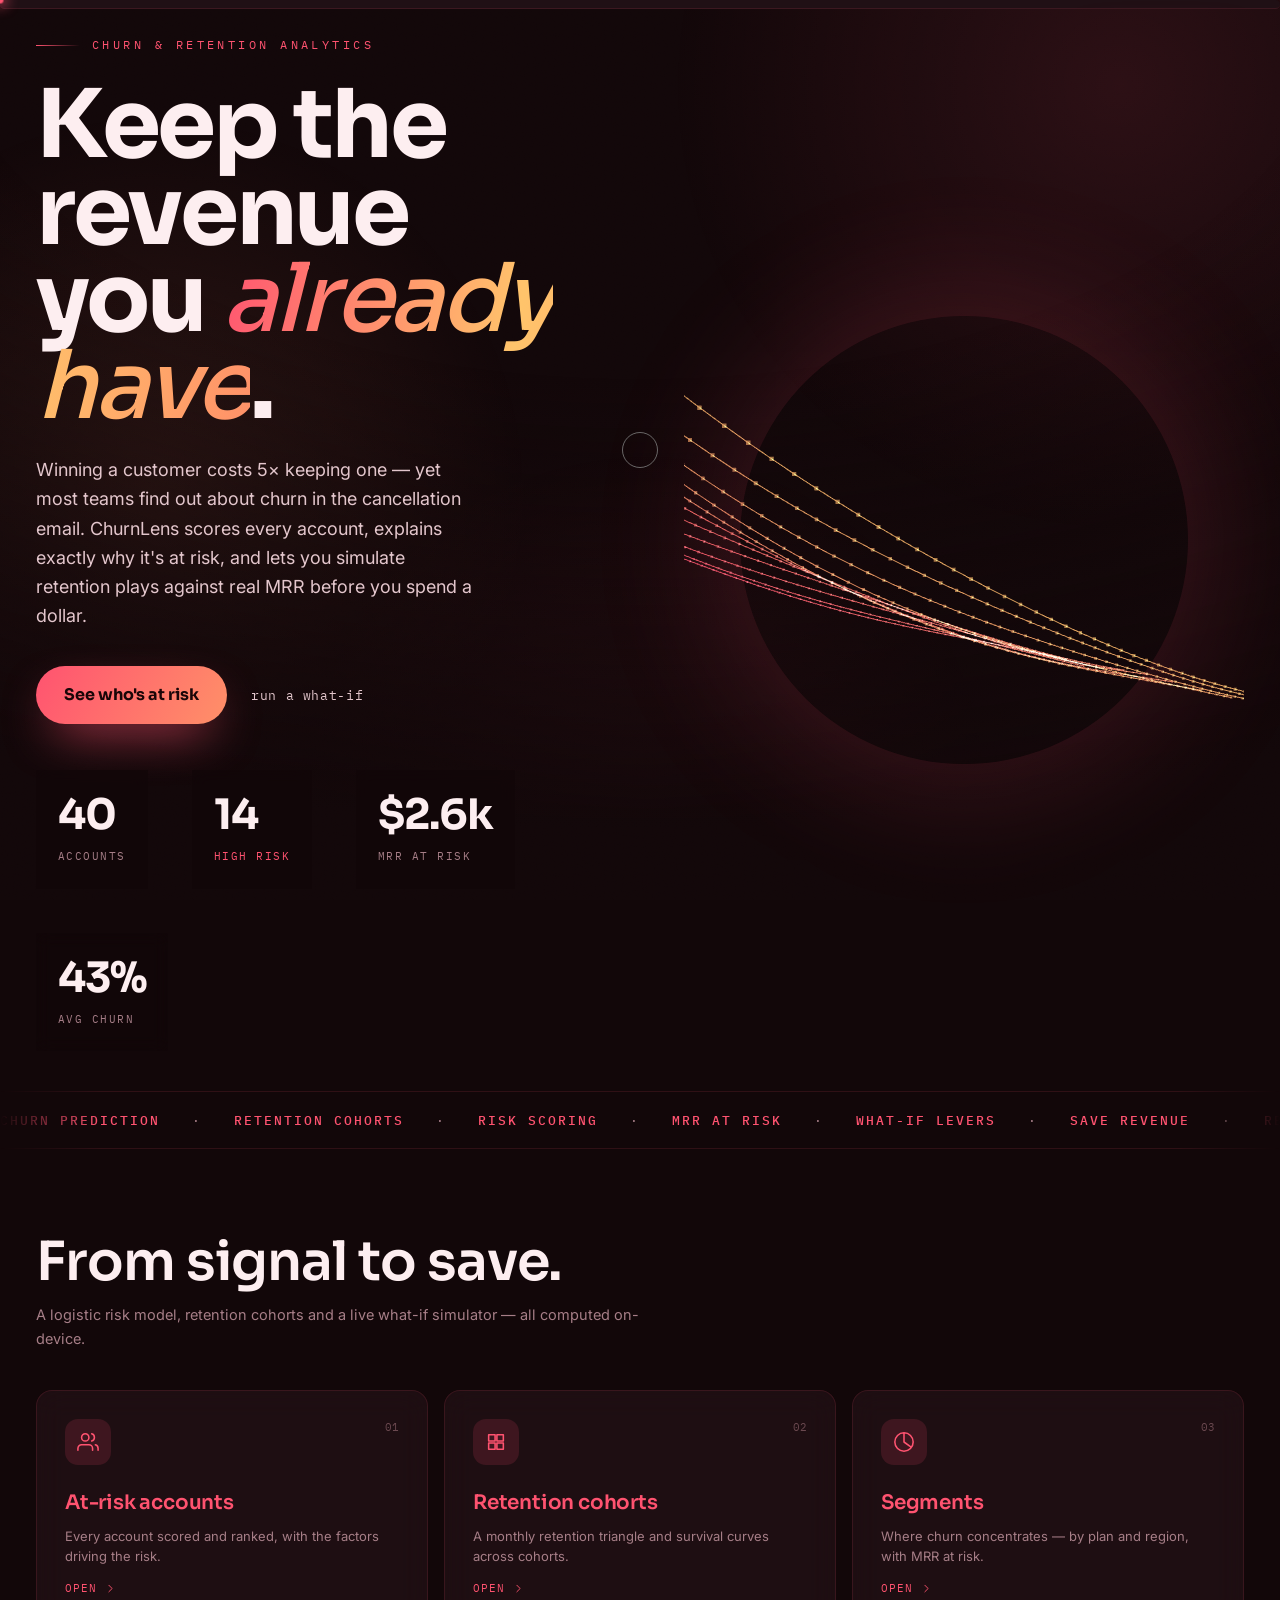
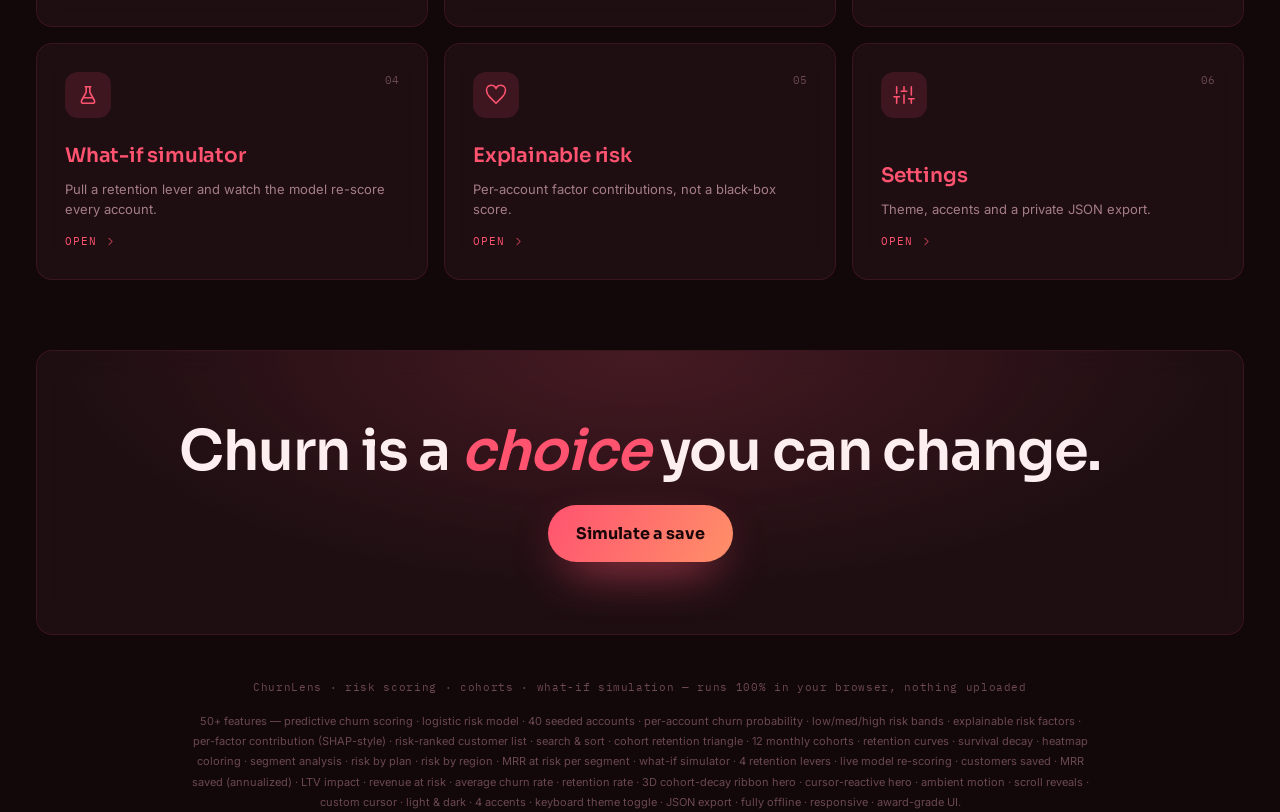
<file: index.html>
<!doctype html><html lang="en" data-theme="dark"><head><meta charset="utf-8"><meta name="viewport" content="width=device-width,initial-scale=1,viewport-fit=cover"><title>ChurnLens — keep the revenue you have</title><meta name="description" content="Predictive churn & retention analytics: score every account, explain the risk, map retention cohorts, and simulate what-if retention levers against real revenue.">
<link rel="stylesheet" href="core.css"><link rel="stylesheet" href="app.css"></head><body><div id="topbar"></div>
<main class="home">
  <section class="hero2"><div class="hero2-in">
    <div class="hero2-copy reveal"><div class="kicker">Churn & retention analytics</div><h1>Keep the revenue<br>you <em>already have</em>.</h1><p>Winning a customer costs 5× keeping one — yet most teams find out about churn in the cancellation email. ChurnLens scores every account, explains exactly why it's at risk, and lets you simulate retention plays against real MRR before you spend a dollar.</p><div class="cta-row"><a class="btn-xl" href="customers.html" data-mag>See who's at risk</a><a class="btn-ghost" href="simulator.html">run a what-if</a></div><div class="metastrip" id="meta"></div></div>
    <div class="hero2-visual reveal"><canvas id="hero3d"></canvas></div>
  </div></section>
  <div class="marquee2"><div class="marq-track" id="marq"></div></div>
  <section class="feat2"><div class="feat2-head reveal"><h2>From signal to save.</h2><p>A logistic risk model, retention cohorts and a live what-if simulator — all computed on-device.</p></div><div class="feat2-grid" id="fgrid"></div></section>
  <section class="cta2"><div class="cta2-in reveal"><h2>Churn is a <em>choice</em> you can change.</h2><a class="btn-xl" href="simulator.html" data-mag>Simulate a save</a></div></section>
  <div class="foot">ChurnLens · risk scoring · cohorts · what-if simulation — runs 100% in your browser, nothing uploaded</div>
  <div class="feat" id="featlist"></div>
</main><script src="three.min.js"></script><script src="app.js"></script><script src="core.js"></script></body></html>
</file>
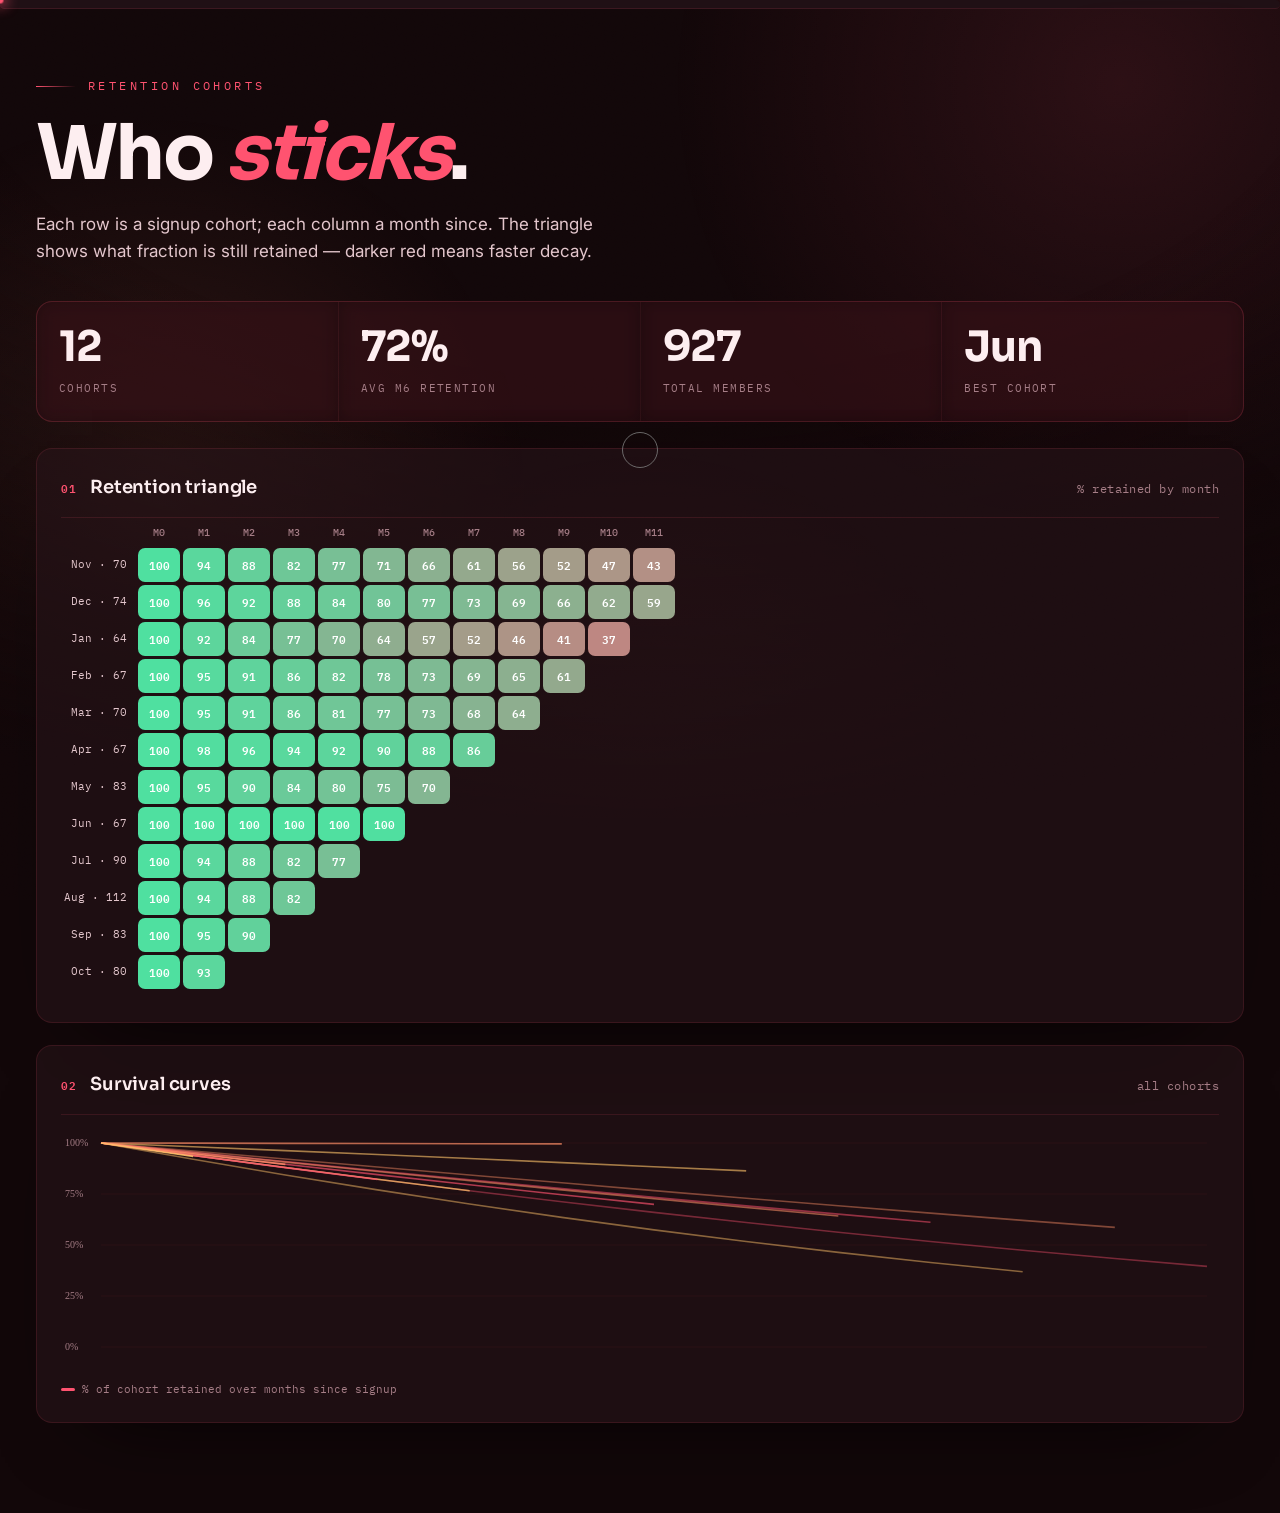
<file: cohorts.html>
<!doctype html><html lang="en" data-theme="dark"><head><meta charset="utf-8"><meta name="viewport" content="width=device-width,initial-scale=1,viewport-fit=cover"><title>Cohorts — ChurnLens</title><meta name="description" content="Monthly retention triangle and survival curves across signup cohorts.">
<link rel="stylesheet" href="core.css"><link rel="stylesheet" href="app.css"></head><body><div id="topbar"></div>
<main class="shell page">
  <header class="phead"><div class="eyebrow">Retention cohorts</div><h1>Who <em>sticks</em>.</h1><p class="lede">Each row is a signup cohort; each column a month since. The triangle shows what fraction is still retained — darker red means faster decay.</p></header>
  <div class="bigstats" id="cstats"></div>
  <div class="card reveal" style="padding:24px;margin-bottom:22px"><div class="ch" style="padding:0 0 15px"><h2>Retention triangle</h2><span class="k">% retained by month</span></div>
    <div class="triwrap"><table class="tri" id="tri"></table></div></div>
  <div class="card reveal" style="padding:24px"><div class="ch" style="padding:0 0 15px"><h2>Survival curves</h2><span class="k">all cohorts</span></div>
    <div class="chartwrap" style="margin-top:14px"><canvas class="chart" id="curveChart"></canvas></div>
    <div class="legend"><span><i style="background:var(--acc)"></i>% of cohort retained over months since signup</span></div></div>
</main><script src="three.min.js"></script><script src="app.js"></script><script src="core.js"></script></body></html>
</file>
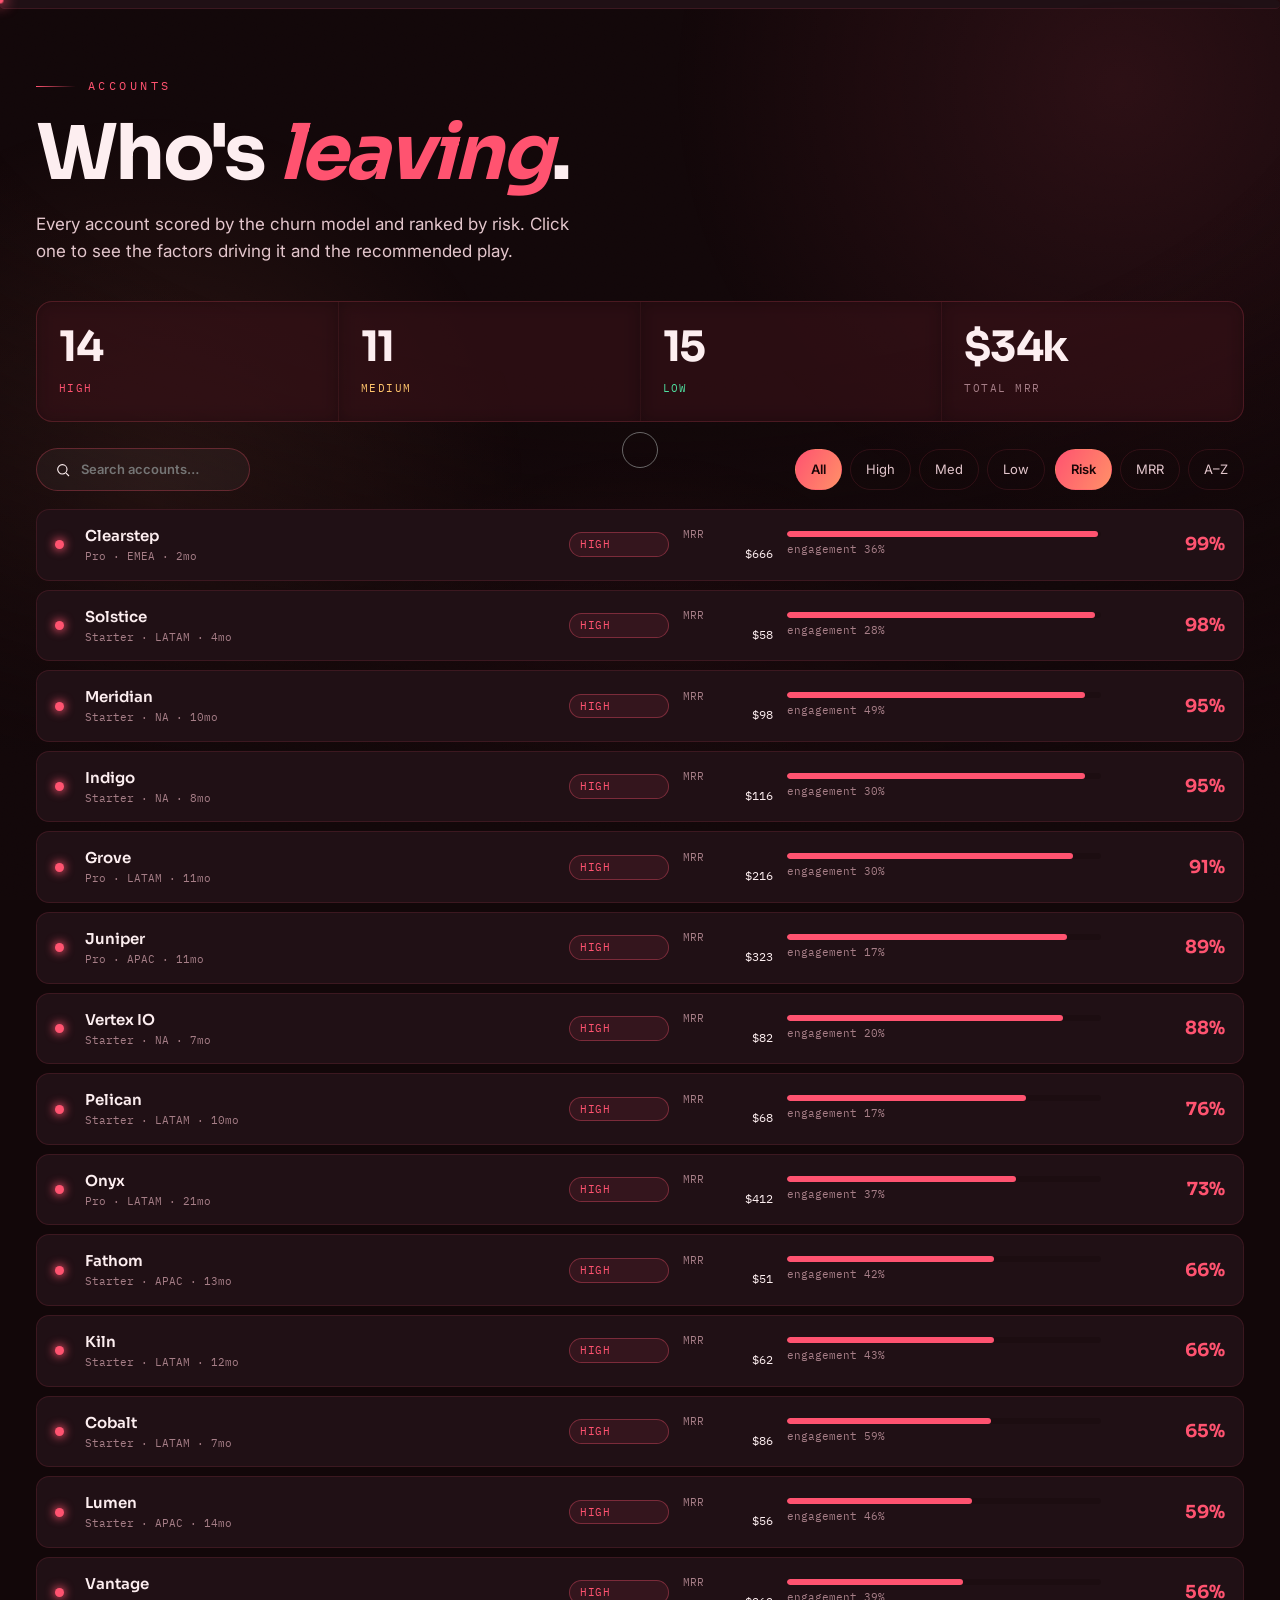
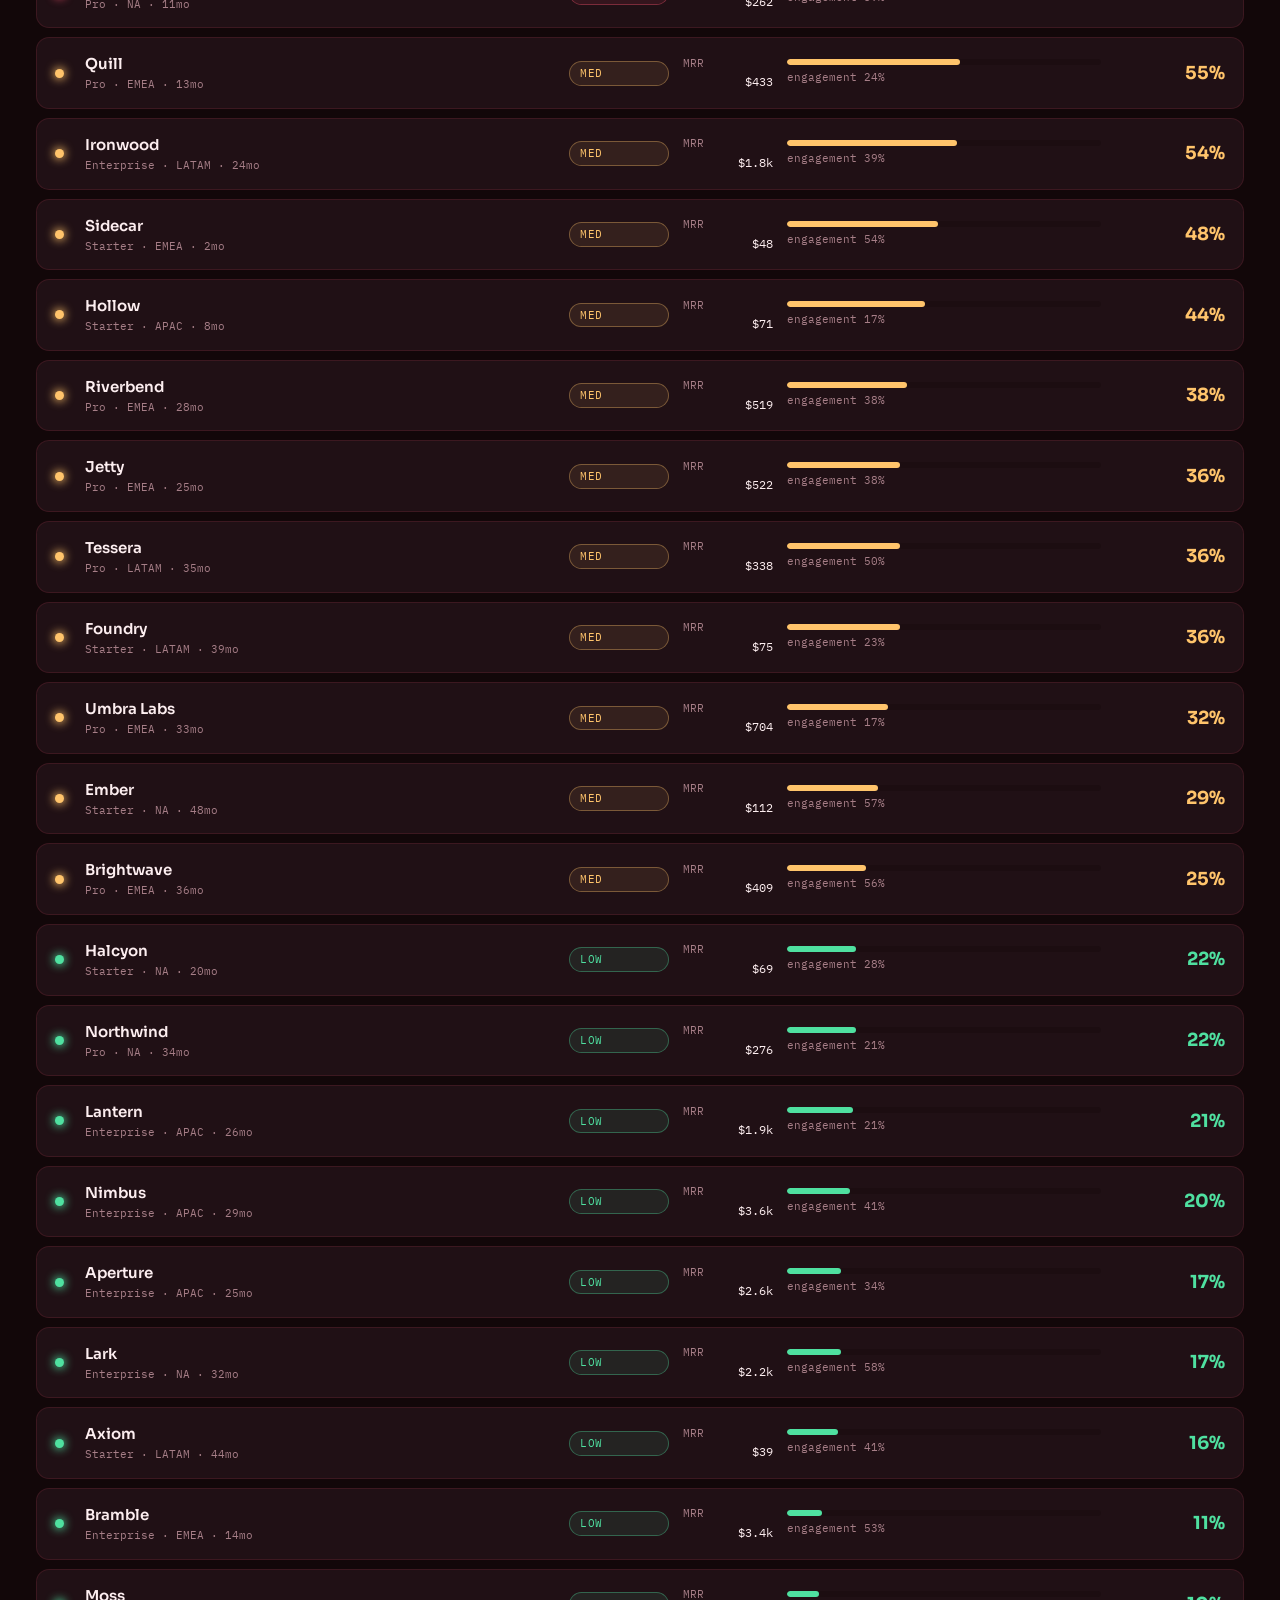
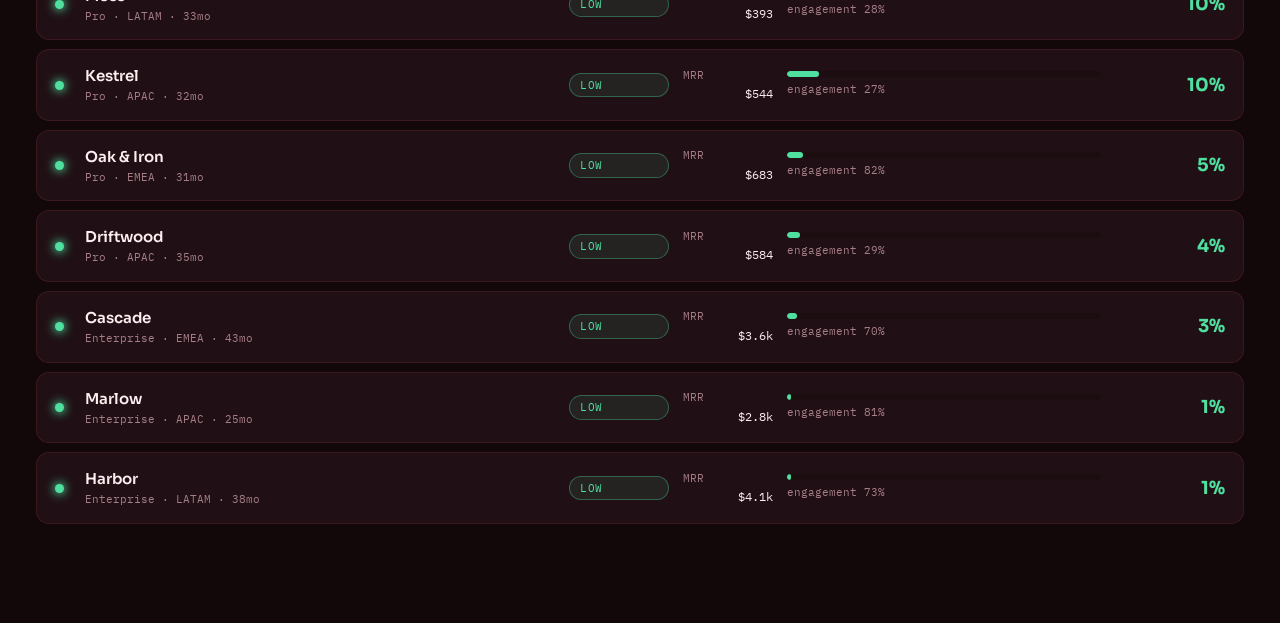
<file: customers.html>
<!doctype html><html lang="en" data-theme="dark"><head><meta charset="utf-8"><meta name="viewport" content="width=device-width,initial-scale=1,viewport-fit=cover"><title>Customers — ChurnLens</title><meta name="description" content="Every account scored and ranked by churn risk, with explainable risk factors.">
<link rel="stylesheet" href="core.css"><link rel="stylesheet" href="app.css"></head><body><div id="topbar"></div>
<main class="shell page">
  <header class="phead"><div class="eyebrow">Accounts</div><h1>Who's <em>leaving</em>.</h1><p class="lede">Every account scored by the churn model and ranked by risk. Click one to see the factors driving it and the recommended play.</p></header>
  <div class="bigstats" id="summary"></div>
  <div class="row" style="justify-content:space-between;margin-bottom:18px;gap:12px">
    <label class="pill" style="gap:10px;cursor:text"><svg class="ic" width="16" height="16" viewBox="0 0 24 24" fill="none" stroke="currentColor" stroke-width="1.7"><circle cx="11" cy="11" r="7"/><path d="M21 21l-4.3-4.3"/></svg><input id="q" placeholder="Search accounts…" style="background:none;border:none;outline:none;color:var(--ink);width:150px"></label>
    <div class="row" style="gap:10px"><div class="seg" id="rseg"><button class="on" data-r="all">All</button><button data-r="high">High</button><button data-r="med">Med</button><button data-r="low">Low</button></div><div class="seg" id="sortseg"><button class="on" data-s="risk">Risk</button><button data-s="mrr">MRR</button><button data-s="name">A–Z</button></div></div>
  </div>
  <div class="clist" id="clist"></div>
</main>
<div class="scrim" id="drawer"><div class="modal drawer-s">
  <h3 id="dname">Account<button class="close" id="dclose"><svg width="18" height="18" viewBox="0 0 24 24" fill="none" stroke="currentColor" stroke-width="2"><path d="M6 6l12 12M18 6L6 18"/></svg></button></h3>
  <div class="cp" id="dmeta" style="font-family:var(--mono);font-size:12px;color:var(--mut);margin-bottom:16px"></div>
  <div id="drisk" style="margin-bottom:20px"></div>
  <div class="eyebrow" style="margin-bottom:10px">Risk factors</div><div id="dfactors"></div>
  <div class="verdict" style="margin-top:18px;background:var(--panel2);border:1px solid var(--hair);border-radius:12px;padding:14px 16px;font-size:13.5px;color:var(--ink2)" id="drec"></div>
</div></div>
<script src="three.min.js"></script><script src="app.js"></script><script src="core.js"></script></body></html>
</file>
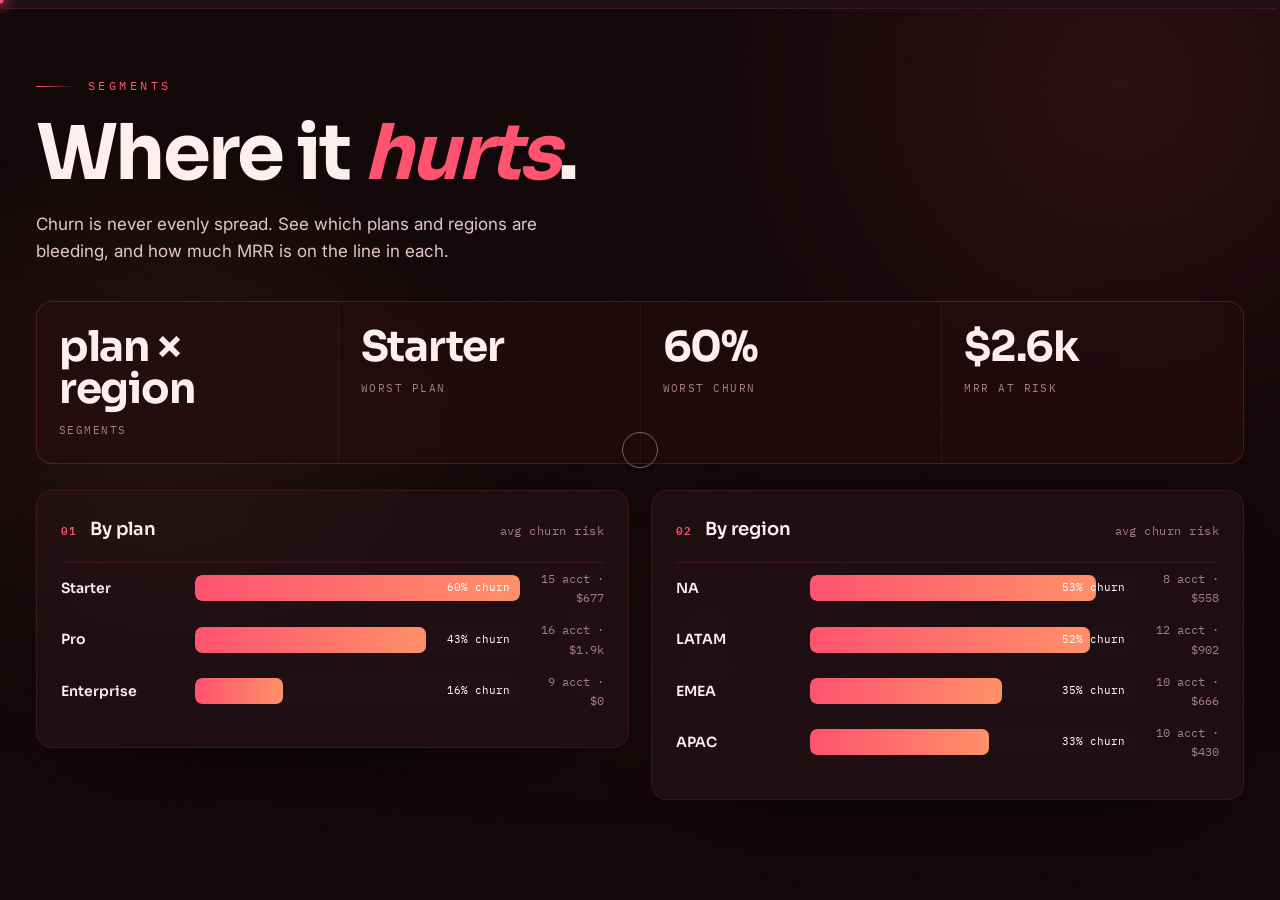
<file: segments.html>
<!doctype html><html lang="en" data-theme="dark"><head><meta charset="utf-8"><meta name="viewport" content="width=device-width,initial-scale=1,viewport-fit=cover"><title>Segments — ChurnLens</title><meta name="description" content="Where churn concentrates — by plan and region, with MRR at risk.">
<link rel="stylesheet" href="core.css"><link rel="stylesheet" href="app.css"></head><body><div id="topbar"></div>
<main class="shell page">
  <header class="phead"><div class="eyebrow">Segments</div><h1>Where it <em>hurts</em>.</h1><p class="lede">Churn is never evenly spread. See which plans and regions are bleeding, and how much MRR is on the line in each.</p></header>
  <div class="bigstats" id="sstats"></div>
  <div class="grid2 even">
    <div class="card reveal" style="padding:24px"><div class="ch" style="padding:0 0 18px"><h2>By plan</h2><span class="k">avg churn risk</span></div><div id="byplan" style="margin-top:6px"></div></div>
    <div class="card reveal" style="padding:24px"><div class="ch" style="padding:0 0 18px"><h2>By region</h2><span class="k">avg churn risk</span></div><div id="byregion" style="margin-top:6px"></div></div>
  </div>
</main><script src="three.min.js"></script><script src="app.js"></script><script src="core.js"></script></body></html>
</file>
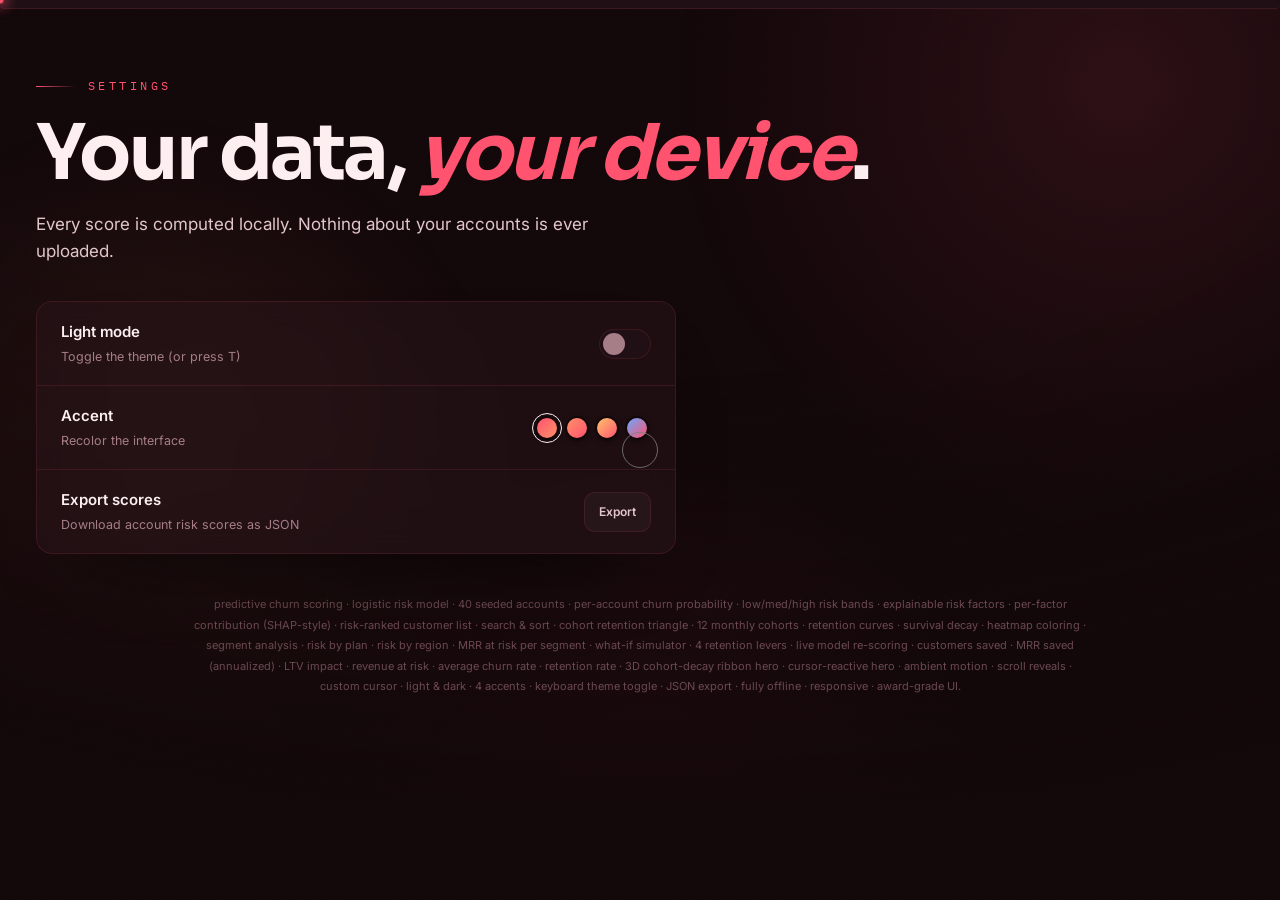
<file: settings.html>
<!doctype html><html lang="en" data-theme="dark"><head><meta charset="utf-8"><meta name="viewport" content="width=device-width,initial-scale=1,viewport-fit=cover"><title>Settings — ChurnLens</title><meta name="description" content="Theme, accents and export.">
<link rel="stylesheet" href="core.css"><link rel="stylesheet" href="app.css"></head><body><div id="topbar"></div>
<main class="shell page">
  <header class="phead"><div class="eyebrow">Settings</div><h1>Your data, <em>your device</em>.</h1><p class="lede">Every score is computed locally. Nothing about your accounts is ever uploaded.</p></header>
  <div class="card reveal" style="max-width:640px">
    <div class="setrow"><div><div class="si">Light mode</div><div class="sd">Toggle the theme (or press T)</div></div><div class="toggle" id="themeToggle"></div></div>
    <div class="setrow"><div><div class="si">Accent</div><div class="sd">Recolor the interface</div></div><div class="accents" id="accents2"></div></div>
    <div class="setrow"><div><div class="si">Export scores</div><div class="sd">Download account risk scores as JSON</div></div><button class="ghost" id="exp">Export</button></div>
  </div>
  <div class="feat" id="featlist" style="margin-top:40px"></div>
</main><script src="three.min.js"></script><script src="app.js"></script><script src="core.js"></script></body></html>
</file>
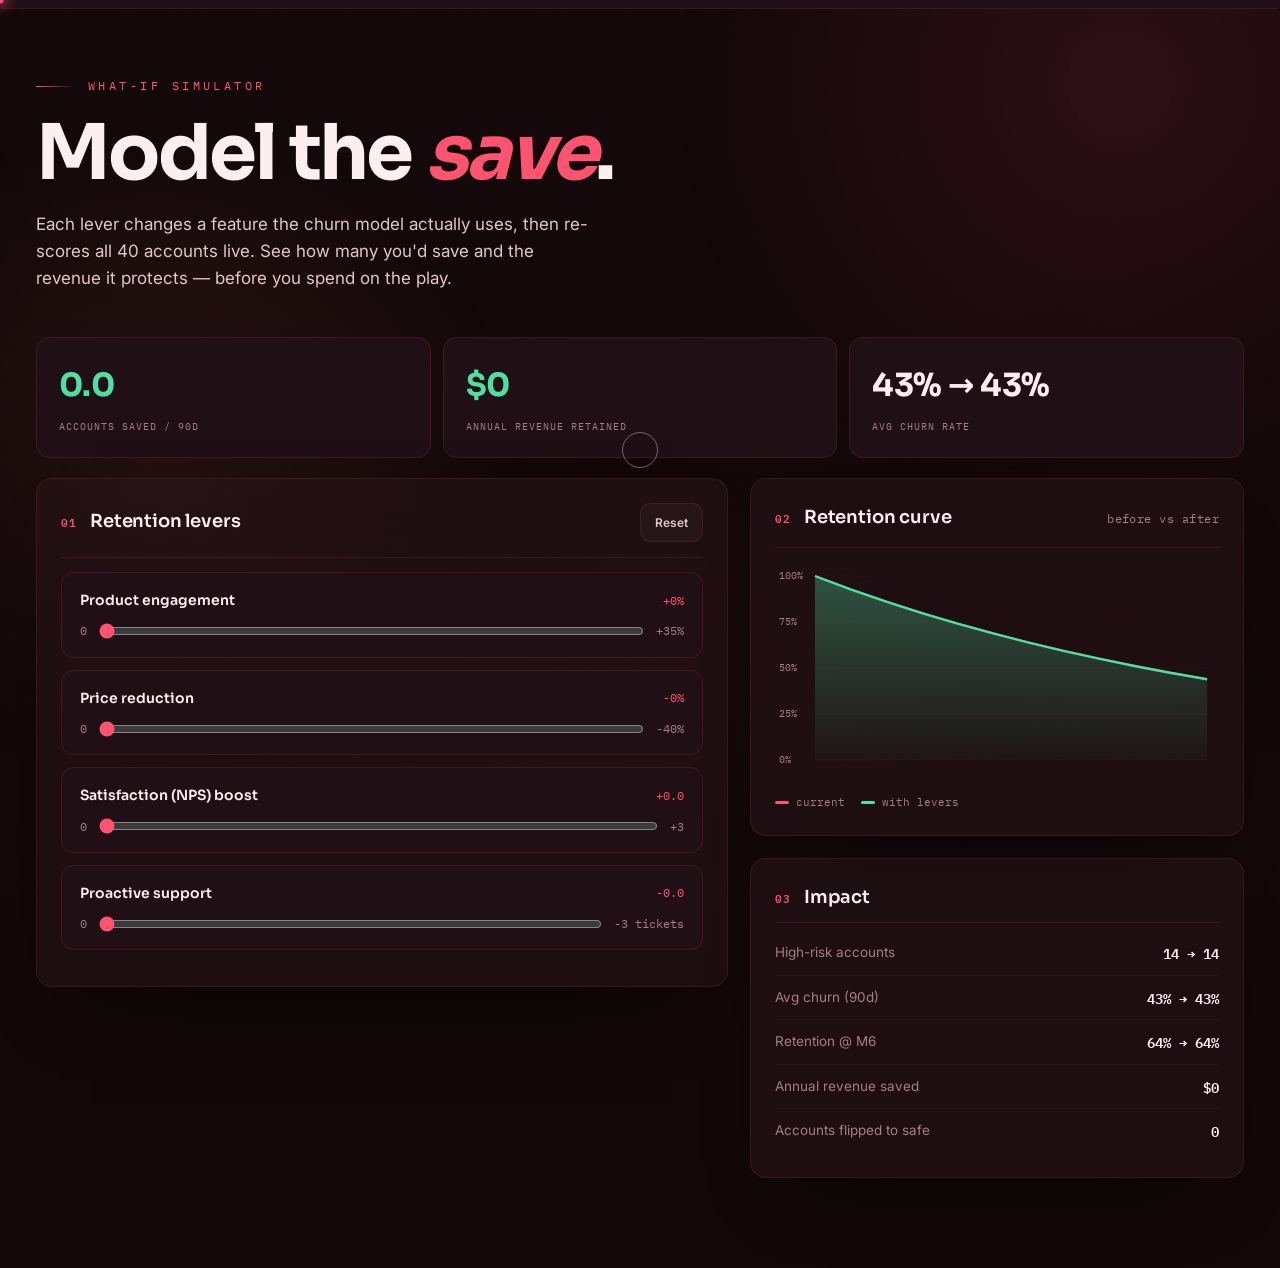
<file: simulator.html>
<!doctype html><html lang="en" data-theme="dark"><head><meta charset="utf-8"><meta name="viewport" content="width=device-width,initial-scale=1,viewport-fit=cover"><title>Simulator — ChurnLens</title><meta name="description" content="Pull a retention lever and watch the model re-score every account against real revenue.">
<link rel="stylesheet" href="core.css"><link rel="stylesheet" href="app.css"></head><body><div id="topbar"></div>
<main class="shell page">
  <header class="phead"><div class="eyebrow">What-if simulator</div><h1>Model the <em>save</em>.</h1><p class="lede">Each lever changes a feature the churn model actually uses, then re-scores all 40 accounts live. See how many you'd save and the revenue it protects — before you spend on the play.</p></header>
  <div class="bigresult" id="result"></div>
  <div class="grid2">
    <div class="card reveal" style="padding:24px"><div class="ch" style="padding:0 0 15px"><h2>Retention levers</h2><button class="ghost" id="reset">Reset</button></div>
      <div class="lever" style="margin-top:14px"><div class="lh"><span class="ln">Product engagement</span><span class="lv" id="lEngV">+0%</span></div><div class="slider"><span>0</span><input type="range" id="lEng" min="0" max="0.35" step="0.01" value="0"><span>+35%</span></div></div>
      <div class="lever"><div class="lh"><span class="ln">Price reduction</span><span class="lv" id="lPriceV">-0%</span></div><div class="slider"><span>0</span><input type="range" id="lPrice" min="0" max="0.4" step="0.01" value="0"><span>-40%</span></div></div>
      <div class="lever"><div class="lh"><span class="ln">Satisfaction (NPS) boost</span><span class="lv" id="lNpsV">+0.0</span></div><div class="slider"><span>0</span><input type="range" id="lNps" min="0" max="3" step="0.1" value="0"><span>+3</span></div></div>
      <div class="lever"><div class="lh"><span class="ln">Proactive support</span><span class="lv" id="lTicketsV">-0.0</span></div><div class="slider"><span>0</span><input type="range" id="lTickets" min="0" max="3" step="0.1" value="0"><span>-3 tickets</span></div></div>
    </div>
    <div class="col">
      <div class="card reveal" style="padding:24px"><div class="ch" style="padding:0 0 15px"><h2>Retention curve</h2><span class="k">before vs after</span></div><div class="chartwrap" style="margin-top:14px"><canvas class="chart" id="simChart"></canvas></div><div class="legend"><span><i style="background:var(--rose)"></i>current</span><span><i style="background:var(--grn)"></i>with levers</span></div></div>
      <div class="card reveal" style="padding:24px"><div class="ch" style="padding:0 0 10px"><h2>Impact</h2></div><div id="simkv" style="margin-top:8px"></div></div>
    </div>
  </div>
</main><script src="three.min.js"></script><script src="app.js"></script><script src="core.js"></script></body></html>
</file>
<file: core.css>
/* ===== core.css — shared design system (driven by CSS vars set in app.css) ===== */
*{box-sizing:border-box;margin:0;padding:0}
html{scroll-behavior:smooth}
body{color:var(--ink);font-family:var(--sans);font-size:15px;line-height:1.6;min-height:100vh;overflow-x:hidden;-webkit-font-smoothing:antialiased;background:var(--bg);counter-reset:card}
#bg3d{position:fixed;inset:0;z-index:0;pointer-events:none}
.vig{position:fixed;inset:0;z-index:1;pointer-events:none;background:radial-gradient(130% 100% at 50% 0%,transparent 42%,var(--bg) 92%)}
.grain{position:fixed;inset:0;z-index:1;pointer-events:none;opacity:.05;mix-blend-mode:overlay;background-image:url("data:image/svg+xml,%3Csvg xmlns='http://www.w3.org/2000/svg' width='140' height='140'%3E%3Cfilter id='n'%3E%3CfeTurbulence type='fractalNoise' baseFrequency='.9' numOctaves='2'/%3E%3C/filter%3E%3Crect width='100%25' height='100%25' filter='url(%23n)'/%3E%3C/svg%3E")}
@media(prefers-reduced-motion:reduce){*{animation-duration:.01ms!important;transition-duration:.01ms!important}}
button,input,select,textarea{font:inherit;color:inherit}
a{color:var(--acc);text-decoration:none}
::selection{background:color-mix(in srgb,var(--acc) 32%,transparent)}
.hidden{display:none!important}
svg.ic{display:inline-block;vertical-align:middle}
/* cursor */
.cur-ring,.cur-dot{position:fixed;top:0;left:0;z-index:9999;pointer-events:none;border-radius:50%;will-change:transform;transform:translate(-50%,-50%)}
.cur-dot{width:7px;height:7px;background:var(--acc);box-shadow:0 0 14px 2px var(--acc)}
.cur-ring{width:36px;height:36px;border:1.5px solid #ffffff66;mix-blend-mode:difference;transition:width .25s cubic-bezier(.22,1.3,.5,1),height .25s cubic-bezier(.22,1.3,.5,1)}
.cur-ring.hov{width:62px;height:62px}
.cur-ring.txt{width:3px;height:28px;border-radius:2px;background:var(--acc);border:none;mix-blend-mode:normal}
.cur-ring.down{width:26px;height:26px}
body.cur{cursor:none}body.cur *{cursor:none!important}
@media(hover:none),(prefers-reduced-motion:reduce){.cur-ring,.cur-dot{display:none!important}body.cur,body.cur *{cursor:auto!important}}
[data-press]{transition:transform .1s cubic-bezier(.3,0,.3,1),background var(--sp),color var(--sp),border-color var(--sp),box-shadow var(--sp)}
[data-press].press{transform:scale(.96)}
/* nav */
.bar{position:sticky;top:0;z-index:40;backdrop-filter:blur(16px) saturate(1.4);background:color-mix(in srgb,var(--bg) 64%,transparent);border-bottom:1px solid var(--hair)}
.bar .in{max-width:1280px;margin:0 auto;padding:15px 36px;display:flex;align-items:center;gap:16px}
@media(max-width:860px){.bar .in{padding:13px 20px}}
.logo{display:flex;align-items:center;gap:12px;font-family:var(--disp);font-weight:var(--logow,700);font-size:21px;letter-spacing:var(--logotrack,-.01em)}
.logo .mk{width:34px;height:34px;border-radius:var(--mkradius,10px);display:grid;place-items:center;background:var(--mkbg,linear-gradient(140deg,var(--acc),var(--acc2)));color:var(--mkfg,#fff);box-shadow:0 8px 24px -8px var(--acc)}
.nav{display:flex;gap:4px;margin-left:10px}
.nav a{padding:8px 14px;border-radius:10px;font-family:var(--navfont,var(--mono));font-size:13px;color:var(--mut);position:relative;transition:color .25s;letter-spacing:.02em}
.nav a:hover{color:var(--ink)}
.nav a.on{color:var(--acc)}
.nav a.on::after{content:"";position:absolute;left:14px;right:14px;bottom:1px;height:2px;border-radius:2px;background:linear-gradient(90deg,var(--acc),var(--acc2))}
.spacer{flex:1}
.accents{display:flex;gap:6px;margin-right:2px}
.ad{width:18px;height:18px;border-radius:50%;cursor:pointer;border:2px solid var(--bg);box-shadow:0 2px 6px -2px #000a}
.ad.on{outline:1.5px solid var(--ink);outline-offset:2px}
.iconbtn{width:38px;height:38px;border-radius:11px;background:var(--panel);border:1px solid var(--hair);cursor:pointer;color:var(--mut);display:grid;place-items:center;backdrop-filter:blur(8px)}
.iconbtn:hover{color:var(--acc);border-color:var(--glassbrd)}
.pill{background:#ffffff0a;border:1px solid var(--glassbrd);border-radius:999px;padding:10px 18px;font-size:13px;font-weight:600;cursor:pointer;color:var(--ink);display:inline-flex;align-items:center;gap:8px}
.pill:hover{border-color:#ffffff40}
.pill.primary{background:linear-gradient(120deg,var(--acc),var(--acc2));border:none;color:var(--onacc,#07140e);box-shadow:0 16px 36px -14px var(--acc);font-weight:700}
.navtoggle{display:none}
@media(max-width:860px){.nav{position:fixed;top:60px;left:0;right:0;flex-direction:column;background:var(--panelsolid);border-bottom:1px solid var(--hair);padding:10px;margin:0;z-index:39;transform:translateY(-130%);transition:transform .35s cubic-bezier(.22,1,.36,1);gap:2px}.nav.open{transform:translateY(0)}.nav a.on::after{display:none}.nav a.on{background:var(--hair)}.navtoggle{display:grid}}
/* shell + landing */
.shell{max-width:1280px;margin:0 auto;padding:0 36px 90px;position:relative;z-index:3}
@media(max-width:860px){.shell{padding:0 20px 70px}}
.page{animation:rise .6s cubic-bezier(.22,1,.36,1) both}
@keyframes rise{from{opacity:0;transform:translateY(22px)}}
.home{position:relative;z-index:3}
.hero2{min-height:calc(100vh - 66px);display:flex;align-items:center;padding:20px 0 40px}
.hero2-in{max-width:1280px;margin:0 auto;padding:0 36px;display:grid;grid-template-columns:1.02fr .98fr;gap:44px;align-items:center;width:100%}
@media(max-width:980px){.hero2-in{grid-template-columns:1fr;gap:24px;padding:0 20px}.hero2{min-height:auto;padding:36px 0}}
.kicker{display:inline-flex;align-items:center;gap:12px;font-family:var(--mono);font-size:11.5px;letter-spacing:.3em;text-transform:uppercase;color:var(--acc);margin-bottom:26px}
.kicker::before{content:"";width:44px;height:1px;background:linear-gradient(90deg,var(--acc),transparent)}
.hero2 h1{font-family:var(--disp);font-weight:var(--h1w,700);font-size:clamp(48px,7.4vw,110px);line-height:.92;letter-spacing:-.03em}
.hero2 h1 em{font-style:var(--emstyle,italic);font-weight:var(--emw,400);font-family:var(--emfont,var(--disp));background:linear-gradient(100deg,var(--acc),var(--amb) 55%,var(--acc2));-webkit-background-clip:text;background-clip:text;color:transparent}
.hero2 p{margin-top:26px;max-width:440px;font-size:18px;line-height:1.62;color:var(--ink2)}
.cta-row{margin-top:36px;display:flex;align-items:center;gap:16px;flex-wrap:wrap}
.btn-xl{display:inline-flex;align-items:center;gap:12px;background:linear-gradient(120deg,var(--acc),var(--acc2));color:var(--onacc,#07140e);font-family:var(--disp);font-weight:700;font-size:16px;padding:16px 28px;border-radius:999px;box-shadow:0 20px 50px -18px var(--acc);transition:transform .3s}
.btn-xl:hover{transform:translateY(-2px)}
.btn-ghost{color:var(--ink2);font-family:var(--mono);font-size:12.5px;letter-spacing:.05em;padding:14px 8px}
.btn-ghost:hover{color:var(--acc)}
.metastrip{margin-top:46px;display:flex;gap:44px;flex-wrap:wrap}
.metastrip .m .n{font-family:var(--disp);font-weight:700;font-size:34px;line-height:1;letter-spacing:-.02em}
.metastrip .m .n em{font-style:normal;color:var(--acc)}
.metastrip .m .l{font-family:var(--mono);font-size:10px;letter-spacing:.14em;text-transform:uppercase;color:var(--mut);margin-top:8px}
.hero2-visual{position:relative;aspect-ratio:1/1;max-width:560px;width:100%;justify-self:end}
@media(max-width:980px){.hero2-visual{max-width:380px;margin:0 auto;justify-self:center}}
.hero2-visual canvas{position:absolute;inset:0;width:100%;height:100%}
.hero2-visual::after{content:"";position:absolute;inset:10%;border-radius:50%;box-shadow:0 0 130px 24px color-mix(in srgb,var(--acc) 16%,transparent);pointer-events:none}
.marquee2{border-top:1px solid var(--hair);border-bottom:1px solid var(--hair);overflow:hidden;padding:18px 0;-webkit-mask:linear-gradient(90deg,transparent,#000 8%,#000 92%,transparent)}
.marq-track{display:flex;width:max-content;animation:marq 30s linear infinite;font-family:var(--mono);font-size:12.5px;letter-spacing:.16em;text-transform:uppercase;color:var(--mut)}
.marq-track span{display:flex;align-items:center;gap:32px;padding-right:32px}
.marq-track b{color:var(--acc);font-weight:500}
@keyframes marq{to{transform:translateX(-50%)}}
@media(prefers-reduced-motion:reduce){.marq-track{animation:none}}
.feat2{max-width:1280px;margin:0 auto;padding:86px 36px 40px}
@media(max-width:980px){.feat2{padding:54px 20px 20px}}
.feat2-head{margin-bottom:40px;max-width:640px}
.feat2-head h2{font-family:var(--disp);font-weight:var(--h2w,600);font-size:clamp(30px,4.4vw,54px);line-height:1;letter-spacing:-.02em}
.feat2-head p{color:var(--mut);font-size:14.5px;margin-top:14px}
.feat2-grid{display:grid;grid-template-columns:repeat(3,1fr);gap:16px}
@media(max-width:820px){.feat2-grid{grid-template-columns:1fr 1fr}}
@media(max-width:520px){.feat2-grid{grid-template-columns:1fr}}
.fcell{position:relative;padding:28px;border-radius:var(--r2);background:var(--panel);backdrop-filter:blur(14px);border:1px solid var(--hair);min-height:200px;display:flex;flex-direction:column;overflow:hidden;transition:transform .4s cubic-bezier(.22,1,.36,1),border-color .4s}
.fcell:hover{transform:translateY(-5px);border-color:var(--glassbrd)}
.fcell .fi{width:46px;height:46px;border-radius:13px;display:grid;place-items:center;color:var(--acc);background:color-mix(in srgb,var(--acc) 12%,transparent);margin-bottom:auto}
.fcell .fx{position:absolute;top:28px;right:28px;font-family:var(--mono);font-size:11px;color:var(--dim)}
.fcell h3{font-family:var(--disp);font-weight:600;font-size:20px;margin-top:22px;letter-spacing:-.01em}
.fcell p{color:var(--mut);font-size:13px;line-height:1.55;margin-top:7px}
.fcell .go{font-family:var(--mono);font-size:11px;letter-spacing:.08em;text-transform:uppercase;color:var(--acc);margin-top:14px;display:flex;align-items:center;gap:7px}
.fcell .go .ic{transition:transform .35s}.fcell:hover .go .ic{transform:translateX(5px)}
.cta2{max-width:1280px;margin:30px auto 0;padding:0 36px}
.cta2-in{position:relative;overflow:hidden;border-radius:var(--r2);border:1px solid var(--hair);padding:72px 40px;text-align:center;background:var(--panel);backdrop-filter:blur(14px)}
.cta2-in::before{content:"";position:absolute;inset:0;background:radial-gradient(80% 140% at 50% 0%,color-mix(in srgb,var(--acc) 18%,transparent),transparent 60%)}
.cta2-in h2{position:relative;font-family:var(--disp);font-weight:var(--h2w,600);font-size:clamp(30px,4.6vw,56px);line-height:1;letter-spacing:-.02em}
.cta2-in h2 em{font-style:var(--emstyle,italic);font-family:var(--emfont,var(--disp));color:var(--acc)}
.cta2-in .btn-xl{position:relative;margin-top:26px}
/* page head */
.phead{padding:68px 0 36px;max-width:960px;position:relative}
@media(max-width:860px){.phead{padding:44px 0 26px}}
.eyebrow{font-family:var(--mono);font-size:11.5px;letter-spacing:.3em;text-transform:uppercase;color:var(--acc);margin-bottom:22px;display:flex;align-items:center;gap:12px}
.eyebrow::before{content:"";width:40px;height:1px;background:linear-gradient(90deg,var(--acc),transparent)}
.phead h1{font-family:var(--disp);font-weight:var(--h1w,700);font-size:clamp(40px,6vw,86px);line-height:.96;letter-spacing:-.03em}
.phead h1 em{font-style:var(--emstyle,italic);font-family:var(--emfont,var(--disp));color:var(--acc)}
.phead .lede{margin-top:20px;font-size:17px;line-height:1.6;color:var(--ink2);max-width:560px}
.reveal{opacity:0;transform:translateY(28px)}
.reveal.in{opacity:1;transform:none;transition:opacity .8s cubic-bezier(.22,1,.36,1),transform .8s cubic-bezier(.22,1,.36,1)}
/* cards + grid */
.card{position:relative;border-radius:var(--r2);background:var(--panel);backdrop-filter:blur(14px);border:1px solid var(--hair);box-shadow:0 40px 90px -56px #000}
.card .ch{display:flex;align-items:baseline;justify-content:space-between;gap:14px;padding:20px 24px 15px;border-bottom:1px solid var(--hair)}
.card .ch h2{font-family:var(--disp);font-weight:600;font-size:18px;letter-spacing:-.01em;display:flex;align-items:baseline;gap:13px}
.card .ch h2::before{counter-increment:card;content:counter(card,decimal-leading-zero);font-family:var(--mono);font-size:11px;color:var(--acc);letter-spacing:.1em}
.card .ch .k{font-family:var(--mono);font-size:11.5px;color:var(--mut);display:flex;gap:8px;align-items:center;letter-spacing:.04em}
.grid2{display:grid;grid-template-columns:1.4fr 1fr;gap:22px;align-items:start}
@media(max-width:900px){.grid2{grid-template-columns:1fr}}
.grid2.even{grid-template-columns:1fr 1fr}
@media(max-width:900px){.grid2.even{grid-template-columns:1fr}}
.col{display:flex;flex-direction:column;gap:22px;min-width:0}
/* stats */
.bigstats{display:grid;grid-template-columns:repeat(4,1fr);gap:1px;margin-bottom:26px;background:var(--hair);border:1px solid var(--hair);border-radius:var(--r2);overflow:hidden}
@media(max-width:700px){.bigstats{grid-template-columns:1fr 1fr}}
.bstat{padding:24px 22px;background:color-mix(in srgb,var(--bg) 55%,transparent);backdrop-filter:blur(8px)}
.bstat .n{font-family:var(--disp);font-weight:700;font-size:42px;color:var(--ink);line-height:1;letter-spacing:-.03em}
.bstat .n em{font-style:normal;color:var(--acc)}.bstat .n .u{font-size:16px;color:var(--mut)}
.bstat .l{font-family:var(--mono);font-size:10.5px;letter-spacing:.14em;text-transform:uppercase;color:var(--mut);margin-top:12px}
/* forms + controls */
.row{display:flex;gap:12px;flex-wrap:wrap;align-items:center}
.fld{margin-top:16px}.fld label{display:block;font-family:var(--mono);font-size:11px;letter-spacing:.08em;text-transform:uppercase;color:var(--mut);margin-bottom:8px}
.inp,.ta,select.inp{width:100%;background:var(--panel2);border:1px solid var(--hair);border-radius:12px;color:var(--ink);font-family:var(--sans);font-size:14px;padding:12px 14px;outline:none}
.ta{min-height:220px;line-height:1.6;resize:vertical}
.inp:focus,.ta:focus{border-color:var(--glassbrd)}
.btn{background:var(--panel2);border:1px solid var(--hair);border-radius:11px;padding:10px 16px;font-size:12.5px;font-weight:600;cursor:pointer;color:var(--ink2);display:inline-flex;align-items:center;gap:8px}
.btn:hover{color:var(--acc);border-color:var(--glassbrd)}
.btn.primary{background:linear-gradient(120deg,var(--acc),var(--acc2));color:var(--onacc,#07140e);border:none;font-weight:700}
.seg{display:flex;flex-wrap:wrap;gap:8px}
.seg button{border:1px solid var(--hair);background:transparent;border-radius:999px;padding:9px 15px;font-size:13px;cursor:pointer;color:var(--ink2);transition:all .25s}
.seg button:hover{border-color:var(--glassbrd)}
.seg button.on{background:linear-gradient(120deg,var(--acc),var(--acc2));color:var(--onacc,#07140e);border-color:transparent;font-weight:600}
.slider{display:flex;align-items:center;gap:12px;font-family:var(--mono);font-size:12px;color:var(--mut)}
.slider input[type=range]{accent-color:var(--acc);flex:1}
.chips{display:flex;flex-wrap:wrap;gap:8px}
.chip{background:var(--panel2);border:1px solid var(--hair);border-radius:999px;padding:8px 13px;font-size:12.5px;color:var(--ink2);cursor:pointer;display:flex;align-items:center;gap:7px}
.chip:hover{border-color:var(--glassbrd);color:var(--acc)}.chip .rm{color:var(--dim)}.chip .rm:hover{color:var(--rose)}
.metrics{display:grid;grid-template-columns:repeat(3,1fr);gap:18px}
@media(max-width:600px){.metrics{grid-template-columns:1fr 1fr}}
.metric .n{font-family:var(--disp);font-weight:700;font-size:28px;letter-spacing:-.01em}.metric .n em{font-style:normal;color:var(--acc)}
.metric .l{font-family:var(--mono);font-size:10px;letter-spacing:.1em;text-transform:uppercase;color:var(--mut);margin-top:6px}
.bar{height:9px;border-radius:5px;background:var(--panel2);overflow:hidden}.bar i{display:block;height:100%;border-radius:5px;background:linear-gradient(90deg,var(--acc),var(--acc2));transition:width .8s cubic-bezier(.22,1,.36,1)}
.listrow{display:flex;align-items:center;gap:14px;padding:14px 16px;background:var(--panel2);border:1px solid var(--hair);border-radius:14px;transition:transform .25s,border-color .25s}
.listrow:hover{transform:translateX(3px);border-color:var(--glassbrd)}
table.tbl{width:100%;border-collapse:collapse;font-size:13.5px}
table.tbl th{text-align:left;font-family:var(--mono);font-size:10.5px;letter-spacing:.08em;text-transform:uppercase;color:var(--mut);padding:10px 12px;border-bottom:1px solid var(--hair)}
table.tbl td{padding:12px;border-bottom:1px solid var(--hair2)}
table.tbl tr:hover td{background:color-mix(in srgb,var(--acc) 5%,transparent)}
/* settings */
.setrow{display:flex;align-items:center;justify-content:space-between;gap:16px;padding:18px 24px;border-bottom:1px solid var(--hair)}
.setrow:last-child{border-bottom:none}
.setrow .si{font-weight:600}.setrow .sd{color:var(--mut);font-size:12.5px;margin-top:3px}
.toggle{width:52px;height:30px;border-radius:999px;background:var(--panel2);border:1px solid var(--hair);cursor:pointer;position:relative;flex:none;transition:background .3s}
.toggle::after{content:"";position:absolute;top:3px;left:3px;width:22px;height:22px;border-radius:50%;background:var(--mut);transition:transform .3s cubic-bezier(.34,1.4,.5,1),background .3s}
.toggle.on{background:color-mix(in srgb,var(--acc) 40%,var(--panel2))}.toggle.on::after{transform:translateX(22px);background:var(--acc)}
.ghost{background:#ffffff08;border:1px solid var(--hair);border-radius:11px;padding:9px 14px;font-size:12px;font-weight:600;cursor:pointer;color:var(--ink2);display:inline-flex;gap:7px;align-items:center}
.ghost:hover{border-color:var(--acc);color:var(--ink)}
.empty{text-align:center;color:var(--mut);padding:44px 20px}
.foot{text-align:center;color:var(--dim);font-family:var(--mono);font-size:11px;padding:44px 0 14px;letter-spacing:.06em}
.feat{max-width:900px;margin:0 auto;color:var(--dim);font-size:11px;line-height:1.85;text-align:center}
.tiles .fcell .fi,.feat2-grid .fcell .fi{background:color-mix(in srgb,var(--acc) 14%,transparent)}
/* toast + modal */
.toast{position:fixed;left:50%;bottom:28px;transform:translate(-50%,16px);z-index:60;background:var(--panelsolid);color:var(--ink);border:1px solid var(--glassbrd);border-radius:14px;padding:13px 22px;font-weight:600;font-size:13.5px;opacity:0;pointer-events:none;transition:opacity .35s,transform .35s cubic-bezier(.34,1.4,.5,1);box-shadow:0 24px 50px -18px #000}
.toast.on{opacity:1;transform:translate(-50%,0)}
.menupop{position:fixed;background:var(--panelsolid);border:1px solid var(--glassbrd);box-shadow:0 24px 50px -18px #000;border-radius:14px;padding:7px;z-index:55;min-width:200px}
.menupop button{display:flex;gap:10px;align-items:center;width:100%;text-align:left;border:none;background:transparent;padding:10px 12px;border-radius:10px;font-weight:600;cursor:pointer;color:var(--ink);font-size:13px}
.menupop button:hover{background:var(--panel2)}
.scrim{position:fixed;inset:0;z-index:70;background:#030409b0;backdrop-filter:blur(12px);display:flex;align-items:center;justify-content:center;padding:20px;opacity:0;pointer-events:none;transition:opacity .35s}
.scrim.on{opacity:1;pointer-events:auto}
.modal{background:var(--panelsolid);border:1px solid var(--glassbrd);border-radius:var(--r2);max-width:520px;width:100%;max-height:88vh;overflow:auto;padding:28px;transform:translateY(20px);transition:transform .35s cubic-bezier(.34,1.4,.5,1);box-shadow:0 60px 120px -30px #000}
.scrim.on .modal{transform:none}
.modal h3{font-family:var(--disp);font-weight:700;font-size:21px;display:flex;justify-content:space-between;align-items:center;margin-bottom:8px}
.modal p{color:var(--mut);font-size:14px;line-height:1.55;margin-bottom:12px}
.close{border:none;background:var(--panel2);width:34px;height:34px;border-radius:11px;cursor:pointer;color:var(--mut);display:grid;place-items:center}
.save{width:100%;border:none;border-radius:14px;padding:15px;background:linear-gradient(120deg,var(--acc),var(--acc2));color:var(--onacc,#07140e);font-family:var(--disp);font-weight:700;cursor:pointer;margin-top:22px;font-size:15px}
</file>
<file: app.css>
@import url('https://fonts.googleapis.com/css2?family=Clash+Display:wght@500;600;700&family=Sora:wght@400;500;600;700&family=Inter:wght@400;500;600&family=IBM+Plex+Mono:wght@400;500;600&display=swap');
:root{
  --bg:#120709;--bg2:#1c0d11;--panel:rgba(40,20,26,.55);--panelsolid:#190c10;--panel2:#201015;
  --ink:#fdeef0;--ink2:#e3c6cc;--mut:#a67e87;--dim:#6b4950;--hair:#ff537020;--hair2:#ff53700d;--glassbrd:#ff537048;
  --acc:#ff5370;--acc2:#ff9068;--amb:#ffc46b;--grn:#4fe0a0;--rose:#ff5370;--blue:#6ba8ff;--gold:#ffc46b;--onacc:#1a0608;
  --disp:'Sora',system-ui,sans-serif;--sans:'Inter',system-ui,sans-serif;--mono:'IBM Plex Mono',ui-monospace,monospace;
  --emstyle:italic;--emw:500;--emfont:var(--disp);--r:10px;--r2:16px;--sp:.3s;--mkradius:12px;--h1w:700;--h2w:600;--navfont:var(--mono);
}
:root[data-theme="light"]{--bg:#fdf1f2;--bg2:#f7e5e8;--panel:rgba(255,255,255,.72);--panelsolid:#fff;--panel2:#fbeef0;--ink:#2a0c12;--ink2:#5a3339;--mut:#8a5f66;--dim:#c2a0a6;--hair:#c0203c18;--hair2:#c0203c0a;--glassbrd:#c0203c40;--onacc:#1a0608}
.hero2 h1,.phead h1{letter-spacing:-.035em}
/* risk tags */
.rtag{font-family:var(--mono);font-size:10.5px;letter-spacing:.05em;text-transform:uppercase;padding:3px 10px;border-radius:999px;display:inline-flex;gap:6px;align-items:center;border:1px solid var(--hair)}
.rtag.low{color:var(--grn);border-color:color-mix(in srgb,var(--grn) 35%,transparent);background:color-mix(in srgb,var(--grn) 9%,transparent)}
.rtag.med{color:var(--gold);border-color:color-mix(in srgb,var(--gold) 35%,transparent);background:color-mix(in srgb,var(--gold) 9%,transparent)}
.rtag.high{color:var(--rose);border-color:color-mix(in srgb,var(--rose) 35%,transparent);background:color-mix(in srgb,var(--rose) 9%,transparent)}
.rdot{width:9px;height:9px;border-radius:50%;flex:none;box-shadow:0 0 10px 1px currentColor}
.rdot.low{color:var(--grn);background:var(--grn)}.rdot.med{color:var(--gold);background:var(--gold)}.rdot.high{color:var(--rose);background:var(--rose)}
/* customer list */
.clist .crow{display:grid;grid-template-columns:16px 1.5fr 100px 90px 1fr 110px;gap:14px;align-items:center;padding:14px 18px;background:var(--panel2);border:1px solid var(--hair);border-radius:13px;margin-bottom:9px;cursor:pointer;transition:transform .25s,border-color .25s}
.clist .crow:hover{transform:translateX(4px);border-color:var(--glassbrd)}
@media(max-width:760px){.clist .crow{grid-template-columns:16px 1fr 70px;row-gap:6px}.clist .crow .hidec{display:none}}
.crow .cn{font-family:var(--disp);font-weight:600;font-size:15px}.crow .cp{font-family:var(--mono);font-size:11px;color:var(--mut)}
.crow .rmeter{height:6px;border-radius:4px;background:var(--bg2);overflow:hidden}.crow .rmeter i{display:block;height:100%;border-radius:4px}
.crow .num{font-family:var(--mono);font-size:12px;text-align:right}
.crow .risknum{font-family:var(--disp);font-weight:700;font-size:18px;text-align:right}
/* retention triangle heatmap */
.triwrap{overflow-x:auto;padding-bottom:6px}
.tri{border-collapse:separate;border-spacing:3px;font-family:var(--mono);font-size:11px}
.tri th{color:var(--mut);font-weight:500;font-size:10px;padding:4px;text-align:center}
.tri td.lbl{color:var(--ink2);white-space:nowrap;padding-right:8px;text-align:right}
.tri .cell{width:42px;height:34px;border-radius:7px;text-align:center;vertical-align:middle;color:#fff;font-weight:600;font-size:10.5px}
/* retention curve */
.chartwrap{position:relative;width:100%}canvas.chart{width:100%;display:block}
.legend{display:flex;gap:16px;flex-wrap:wrap;font-family:var(--mono);font-size:11px;color:var(--mut);margin-top:12px}.legend span{display:flex;align-items:center;gap:7px}.legend i{width:14px;height:3px;border-radius:2px}
/* segment bars */
.segbar{display:flex;align-items:center;gap:14px;margin-bottom:13px}
.segbar .sn{font-family:var(--disp);font-weight:600;font-size:14px;width:120px}
.segbar .st{flex:1;height:26px;border-radius:7px;background:var(--panel2);overflow:hidden;position:relative}
.segbar .st i{display:block;height:100%;border-radius:7px;background:linear-gradient(90deg,var(--acc),var(--acc2))}
.segbar .st .lab{position:absolute;right:10px;top:50%;transform:translateY(-50%);font-family:var(--mono);font-size:11px;color:#fff}
.segbar .sc{font-family:var(--mono);font-size:12px;color:var(--mut);width:70px;text-align:right}
/* risk factors */
.factor{display:flex;align-items:center;gap:12px;padding:12px 0;border-bottom:1px solid var(--hair2)}
.factor:last-child{border:none}
.factor .fl{flex:1;font-size:13.5px}.factor .fb{width:120px;height:7px;border-radius:4px;background:var(--panel2);overflow:hidden}.factor .fb i{display:block;height:100%;border-radius:4px}
.factor .fv{font-family:var(--mono);font-size:12px;width:56px;text-align:right}
/* simulator */
.lever{padding:16px 18px;border:1px solid var(--hair);border-radius:13px;background:var(--panel2);margin-bottom:12px}
.lever .lh{display:flex;justify-content:space-between;align-items:center;margin-bottom:10px}
.lever .ln{font-family:var(--disp);font-weight:600;font-size:14px}
.lever .lv{font-family:var(--mono);font-size:12px;color:var(--acc)}
.bigresult{display:grid;grid-template-columns:repeat(3,1fr);gap:12px;margin:8px 0 20px}
@media(max-width:640px){.bigresult{grid-template-columns:1fr}}
.bres{padding:22px;border-radius:14px;background:var(--panel2);border:1px solid var(--hair)}
.bres .bn{font-family:var(--disp);font-weight:700;font-size:32px;letter-spacing:-.02em}.bres .bn.up{color:var(--grn)}.bres .bn.down{color:var(--rose)}
.bres .bl{font-family:var(--mono);font-size:10px;letter-spacing:.1em;text-transform:uppercase;color:var(--mut);margin-top:8px}
.kv{display:flex;justify-content:space-between;padding:11px 0;border-bottom:1px solid var(--hair2);font-size:13.5px}.kv:last-child{border:none}.kv .k{color:var(--mut)}.kv .v{font-family:var(--mono);font-weight:600}
.drawer-s{max-width:560px}
</file>
